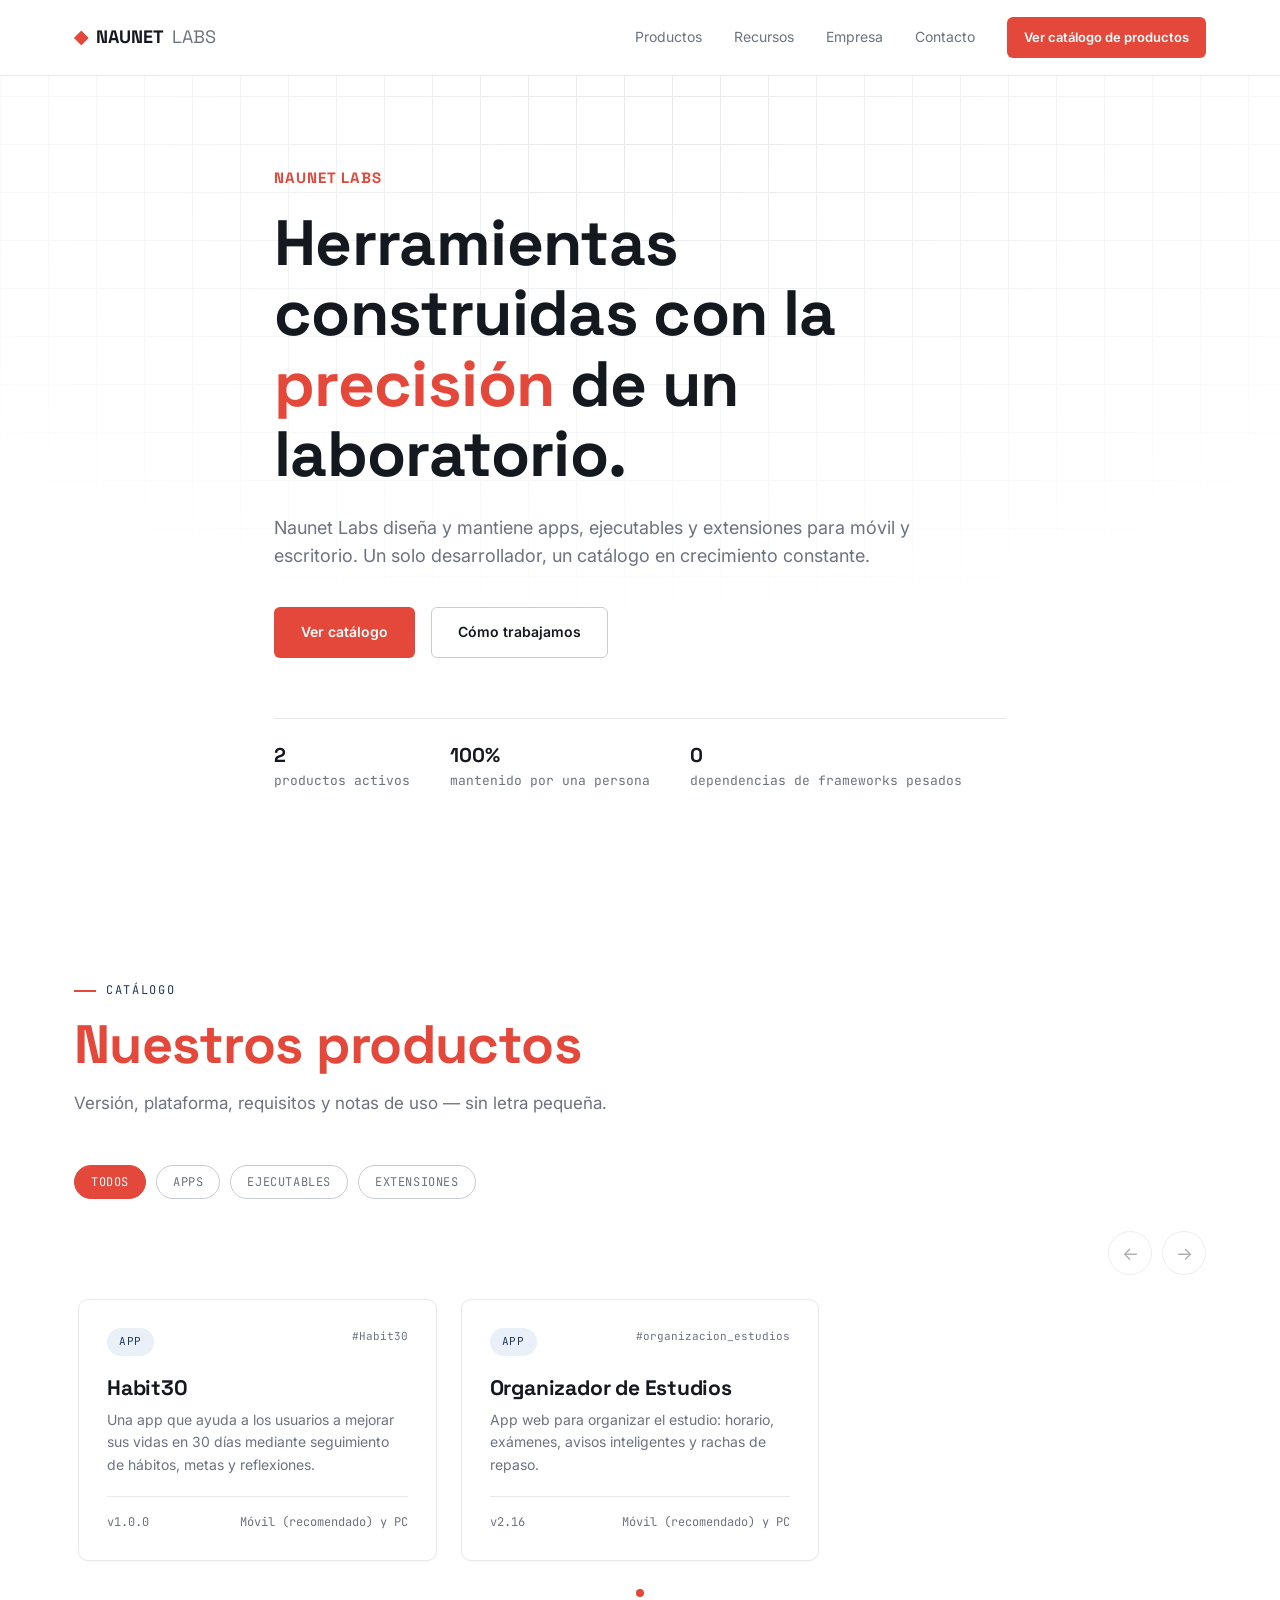
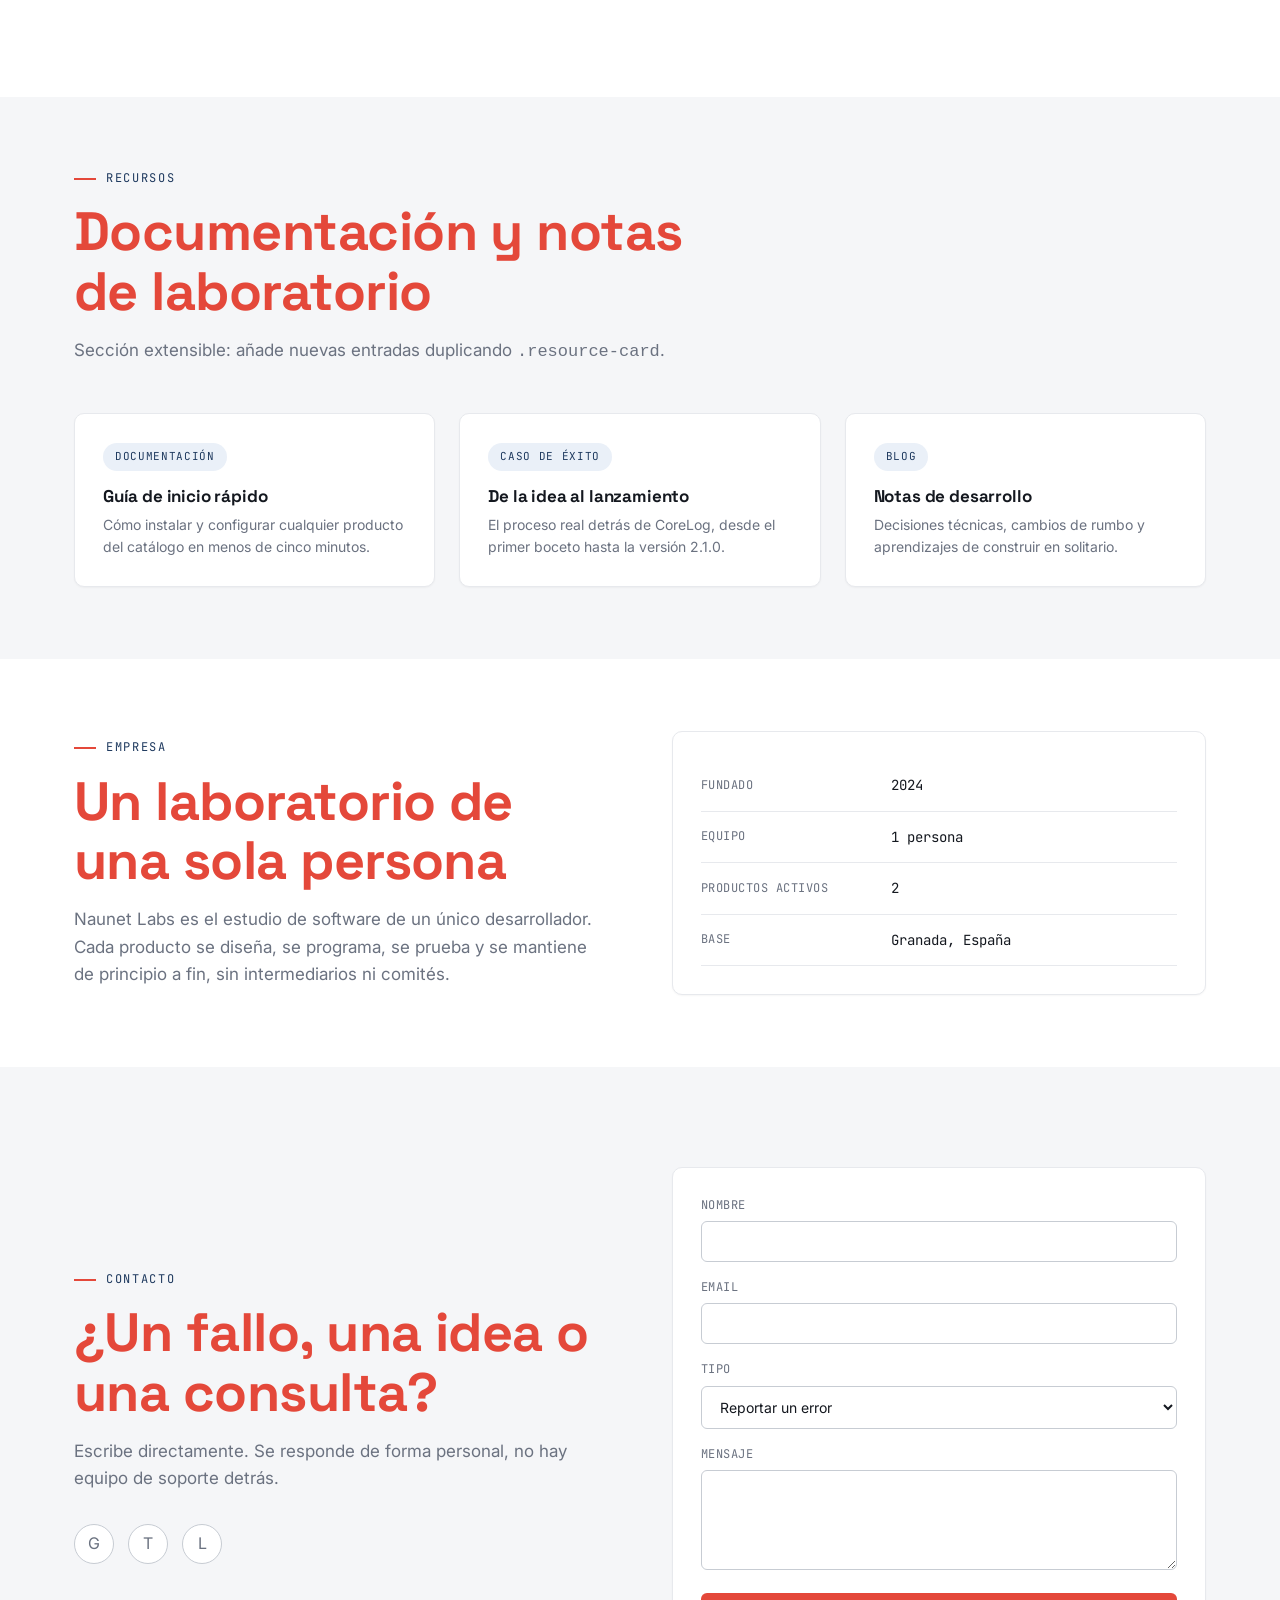
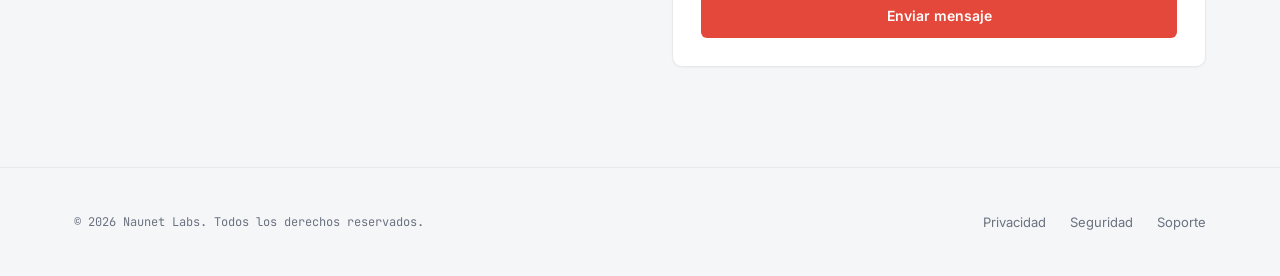
<file: index.html>
<!DOCTYPE html>
<html lang="es">
<head>
<meta charset="UTF-8">
<meta name="viewport" content="width=device-width, initial-scale=1.0">
<title>Naunet Labs — Software de precisión</title>
<meta name="description" content="Naunet Labs diseña y mantiene apps, ejecutables y extensiones para móvil y escritorio.">
<link rel="preconnect" href="https://fonts.googleapis.com">
<link rel="preconnect" href="https://fonts.gstatic.com" crossorigin>
<link href="https://fonts.googleapis.com/css2?family=Space+Grotesk:wght@500;700&family=Inter:wght@400;500;600&family=JetBrains+Mono:wght@400;500&display=swap" rel="stylesheet">
<link rel="stylesheet" href="styles.css">
</head>
<body>

<!-- ======================= HEADER ======================= -->
<header class="site-header">
  <div class="container">
    <a href="index.html" class="logo">
      <span class="logo-mark">◆</span> NAUNET <span class="logo-suffix">LABS</span>
    </a>

    <nav class="main-nav" id="mainNav">
      <a href="#productos">Productos</a>
      <a href="#recursos">Recursos</a>
      <a href="#empresa">Empresa</a>
      <a href="#contacto">Contacto</a>
      <a href="#productos" class="button button--primary button--sm"> Ver catálogo de productos</a>
    </nav>

    <button class="nav-toggle" id="navToggle" aria-label="Abrir menú" aria-expanded="false">☰</button>
  </div>
</header>

<!-- Sidebar opcional: categorías, ayuda rápida, navegación secundaria -->
<div class="sidebar-backdrop" id="sidebarBackdrop"></div>
<aside class="sidebar" id="sidebar" aria-label="Navegación lateral">
  <div class="sidebar-group">
    <h4>Categorías</h4>
    <button class="sidebar-link" data-filter="all">Todos los productos</button>
    <button class="sidebar-link" data-filter="app">Apps</button>
    <button class="sidebar-link" data-filter="ejecutable">Ejecutables</button>
    <button class="sidebar-link" data-filter="extension">Extensiones</button>
  </div>
  <div class="sidebar-group">
    <h4>Ayuda rápida</h4>
    <a href="#recursos">Preguntas frecuentes</a>
    <a href="#contacto">Soporte técnico</a>
  </div>
  <div class="sidebar-group">
    <h4>Legal</h4>
    <a href="privacidad.html">Privacidad</a>
    <a href="seguridad.html">Seguridad</a>
  </div>
</aside>

<main>
  <!-- ======================= HERO ======================= -->
  <section class="hero">
    <div class="container hero-inner">
      <p class="company-kicker">NAUNET LABS</p>
      <h1 class="hero-title">Herramientas construidas con la <span class="accent">precisión</span> de un laboratorio.</h1>
      <p class="hero-subtitle">Naunet Labs diseña y mantiene apps, ejecutables y extensiones para móvil y escritorio. Un solo desarrollador, un catálogo en crecimiento constante.</p>
      <div class="hero-actions">
        <a href="#productos" class="button button--primary">Ver catálogo</a>
        <a href="#empresa" class="button button--ghost">Cómo trabajamos</a>
      </div>
      <div class="hero-readout">
        <div><strong id="statProducts">—</strong>productos activos</div>
        <div><strong>100%</strong>mantenido por una persona</div>
        <div><strong>0</strong>dependencias de frameworks pesados</div>
      </div>
    </div>
  </section>

  <!-- ======================= CATÁLOGO (carrusel, 6 por página) ======================= -->
  <section class="section section--white" id="productos">
    <div class="container">
      <div class="section-head reveal">
        <p class="eyebrow">Catálogo</p>
        <h2 class="section-title">Nuestros productos</h2>
        <p class="section-subtitle">Versión, plataforma, requisitos y notas de uso — sin letra pequeña.</p>
      </div>

      <div class="filter-bar reveal">
        <button class="filter-chip is-active" data-filter="all">Todos</button>
        <button class="filter-chip" data-filter="app">Apps</button>
        <button class="filter-chip" data-filter="ejecutable">Ejecutables</button>
        <button class="filter-chip" data-filter="extension">Extensiones</button>
      </div>

      <div class="carousel-arrows">
        <button class="carousel-arrow" id="carouselPrev" aria-label="Productos anteriores">←</button>
        <button class="carousel-arrow" id="carouselNext" aria-label="Siguientes productos">→</button>
      </div>

      <div class="carousel">
        <div class="carousel-track" id="carouselTrack">
          <!-- Páginas de hasta 6 tarjetas generadas dinámicamente desde products.json -->
        </div>
      </div>
      <div class="carousel-dots" id="carouselDots"></div>
    </div>
  </section>

  <!-- ======================= RECURSOS ======================= -->
  <section class="section section--tight section--grey" id="recursos">
    <div class="container">
      <div class="section-head reveal">
        <p class="eyebrow">Recursos</p>
        <h2 class="section-title">Documentación y notas de laboratorio</h2>
        <p class="section-subtitle">Sección extensible: añade nuevas entradas duplicando <code>.resource-card</code>.</p>
      </div>
      <div class="grid grid--products reveal">
        <article class="card resource-card">
          <span class="tag">Documentación</span>
          <h3>Guía de inicio rápido</h3>
          <p>Cómo instalar y configurar cualquier producto del catálogo en menos de cinco minutos.</p>
        </article>
        <article class="card resource-card">
          <span class="tag">Caso de éxito</span>
          <h3>De la idea al lanzamiento</h3>
          <p>El proceso real detrás de CoreLog, desde el primer boceto hasta la versión 2.1.0.</p>
        </article>
        <article class="card resource-card">
          <span class="tag">Blog</span>
          <h3>Notas de desarrollo</h3>
          <p>Decisiones técnicas, cambios de rumbo y aprendizajes de construir en solitario.</p>
        </article>
      </div>
    </div>
  </section>

  <!-- ======================= EMPRESA ======================= -->
  <section class="section section--tight section--white" id="empresa">
    <div class="container grid--split grid">
      <div class="reveal">
        <p class="eyebrow">Empresa</p>
        <h2 class="section-title">Un laboratorio de una sola persona</h2>
        <p class="section-subtitle">Naunet Labs es el estudio de software de un único desarrollador. Cada producto se diseña, se programa, se prueba y se mantiene de principio a fin, sin intermediarios ni comités.</p>
      </div>
      <div class="card reveal">
        <table class="spec-table">
          <tr><td>Fundado</td><td>2024</td></tr>
          <tr><td>Equipo</td><td>1 persona</td></tr>
          <tr><td>Productos activos</td><td id="statProductsTable">—</td></tr>
          <tr><td>Base</td><td>Granada, España</td></tr>
        </table>
      </div>
    </div>
  </section>

  <!-- ======================= CONTACTO ======================= -->
  <section class="section section--grey" id="contacto">
    <div class="container grid--split grid">
      <div class="reveal">
        <p class="eyebrow">Contacto</p>
        <h2 class="section-title">¿Un fallo, una idea o una consulta?</h2>
        <p class="section-subtitle">Escribe directamente. Se responde de forma personal, no hay equipo de soporte detrás.</p>
        <div class="social-links" id="socialLinks"></div>
      </div>

      <form class="card contact-form reveal" id="contactForm" novalidate>
        <div class="form-field" id="field-name">
          <label for="cf-name">Nombre</label>
          <input type="text" id="cf-name" name="name" autocomplete="name" required>
          <span class="form-error">Introduce tu nombre.</span>
        </div>
        <div class="form-field" id="field-email">
          <label for="cf-email">Email</label>
          <input type="email" id="cf-email" name="email" autocomplete="email" required>
          <span class="form-error">Introduce un email válido.</span>
        </div>
        <div class="form-field" id="field-type">
          <label for="cf-type">Tipo</label>
          <select id="cf-type" name="type">
            <option value="bug">Reportar un error</option>
            <option value="idea">Proponer una idea</option>
            <option value="consulta">Consulta general</option>
          </select>
        </div>
        <div class="form-field" id="field-message">
          <label for="cf-message">Mensaje</label>
          <textarea id="cf-message" name="message" required></textarea>
          <span class="form-error">Escribe un mensaje antes de enviar.</span>
        </div>
        <button type="submit" class="button button--primary button--block">Enviar mensaje</button>
        <p class="form-success" id="contactSuccess">Mensaje enviado. Gracias por escribir — se responde en persona en cuanto sea posible.</p>
      </form>
    </div>
  </section>
</main>

<!-- ======================= FOOTER ======================= -->
<footer class="site-footer">
  <div class="container footer-inner">
    <span class="footer-note">© <span id="footerYear"></span> Naunet Labs. Todos los derechos reservados.</span>
    <nav class="footer-links">
      <a href="privacidad.html">Privacidad</a>
      <a href="seguridad.html">Seguridad</a>
      <a href="#contacto">Soporte</a>
    </nav>
  </div>
</footer>

<!-- ======================= LIGHTBOX (reutilizado en product-detail.html) ======================= -->
<div class="lightbox-overlay" id="lightboxOverlay">
  <div class="lightbox-content">
    <div class="lightbox-frame" id="lightboxFrame"></div>
    <div class="lightbox-controls">
      <button class="lightbox-nav" id="lightboxPrev" aria-label="Imagen anterior">←</button>
      <span class="lightbox-counter" id="lightboxCounter"></span>
      <button class="lightbox-nav" id="lightboxNext" aria-label="Imagen siguiente">→</button>
      <button class="lightbox-close" id="lightboxClose" aria-label="Cerrar">✕</button>
    </div>
  </div>
</div>

<script src="script.js"></script>
</body>
</html>
</file>
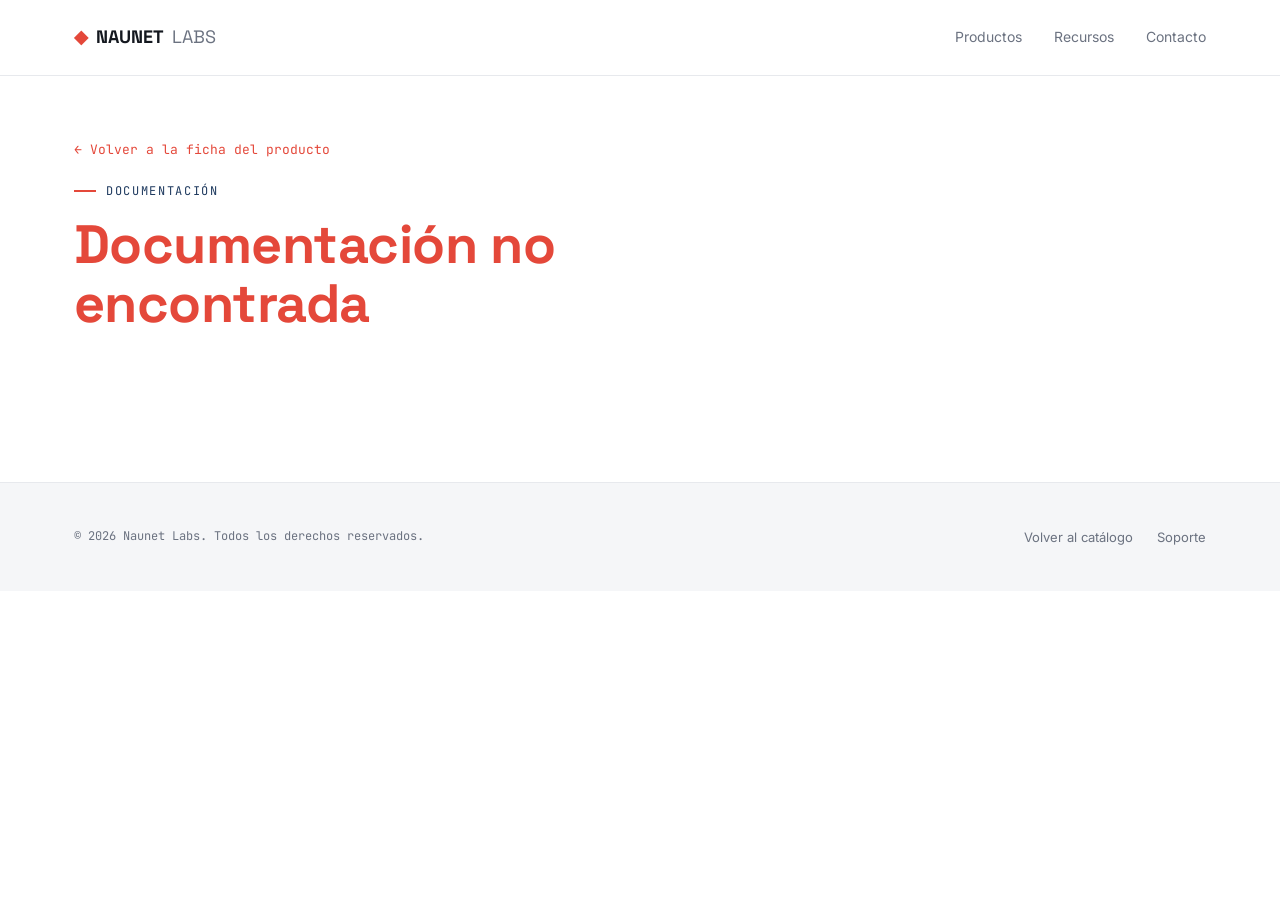
<file: docs.html>
<!DOCTYPE html>
<html lang="es">
<head>
<meta charset="UTF-8">
<meta name="viewport" content="width=device-width, initial-scale=1.0">
<title id="pageTitle">Documentación — Naunet Labs</title>
<link rel="preconnect" href="https://fonts.googleapis.com">
<link rel="preconnect" href="https://fonts.gstatic.com" crossorigin>
<link href="https://fonts.googleapis.com/css2?family=Space+Grotesk:wght@500;700&family=Inter:wght@400;500;600&family=JetBrains+Mono:wght@400;500&display=swap" rel="stylesheet">
<link rel="stylesheet" href="styles.css">
</head>
<body>

<header class="site-header">
  <div class="container">
    <a href="index.html" class="logo"><span class="logo-mark">◆</span> NAUNET <span class="logo-suffix">LABS</span></a>
    <nav class="main-nav" id="mainNav">
      <a href="index.html#productos">Productos</a>
      <a href="index.html#recursos">Recursos</a>
      <a href="index.html#contacto">Contacto</a>
    </nav>
    <button class="nav-toggle" id="navToggle" aria-label="Abrir menú" aria-expanded="false">☰</button>
  </div>
</header>

<main>
  <section class="section section--white" style="padding-top: calc(var(--header-h) + 60px);">
    <div class="container">
      <a href="#" id="backToProduct" class="button--text">← Volver a la ficha del producto</a>
      <div class="section-head" style="margin-top: 20px;">
        <p class="eyebrow" id="docEyebrow">Documentación</p>
        <h1 class="section-title" id="docTitle">Cargando…</h1>
      </div>
      <div id="docSectionsList"></div>
    </div>
  </section>
</main>

<footer class="site-footer">
  <div class="container footer-inner">
    <span class="footer-note">© <span id="footerYear"></span> Naunet Labs. Todos los derechos reservados.</span>
    <nav class="footer-links">
      <a href="index.html">Volver al catálogo</a>
      <a href="index.html#contacto">Soporte</a>
    </nav>
  </div>
</footer>

<script src="script.js"></script>
</body>
</html>
</file>
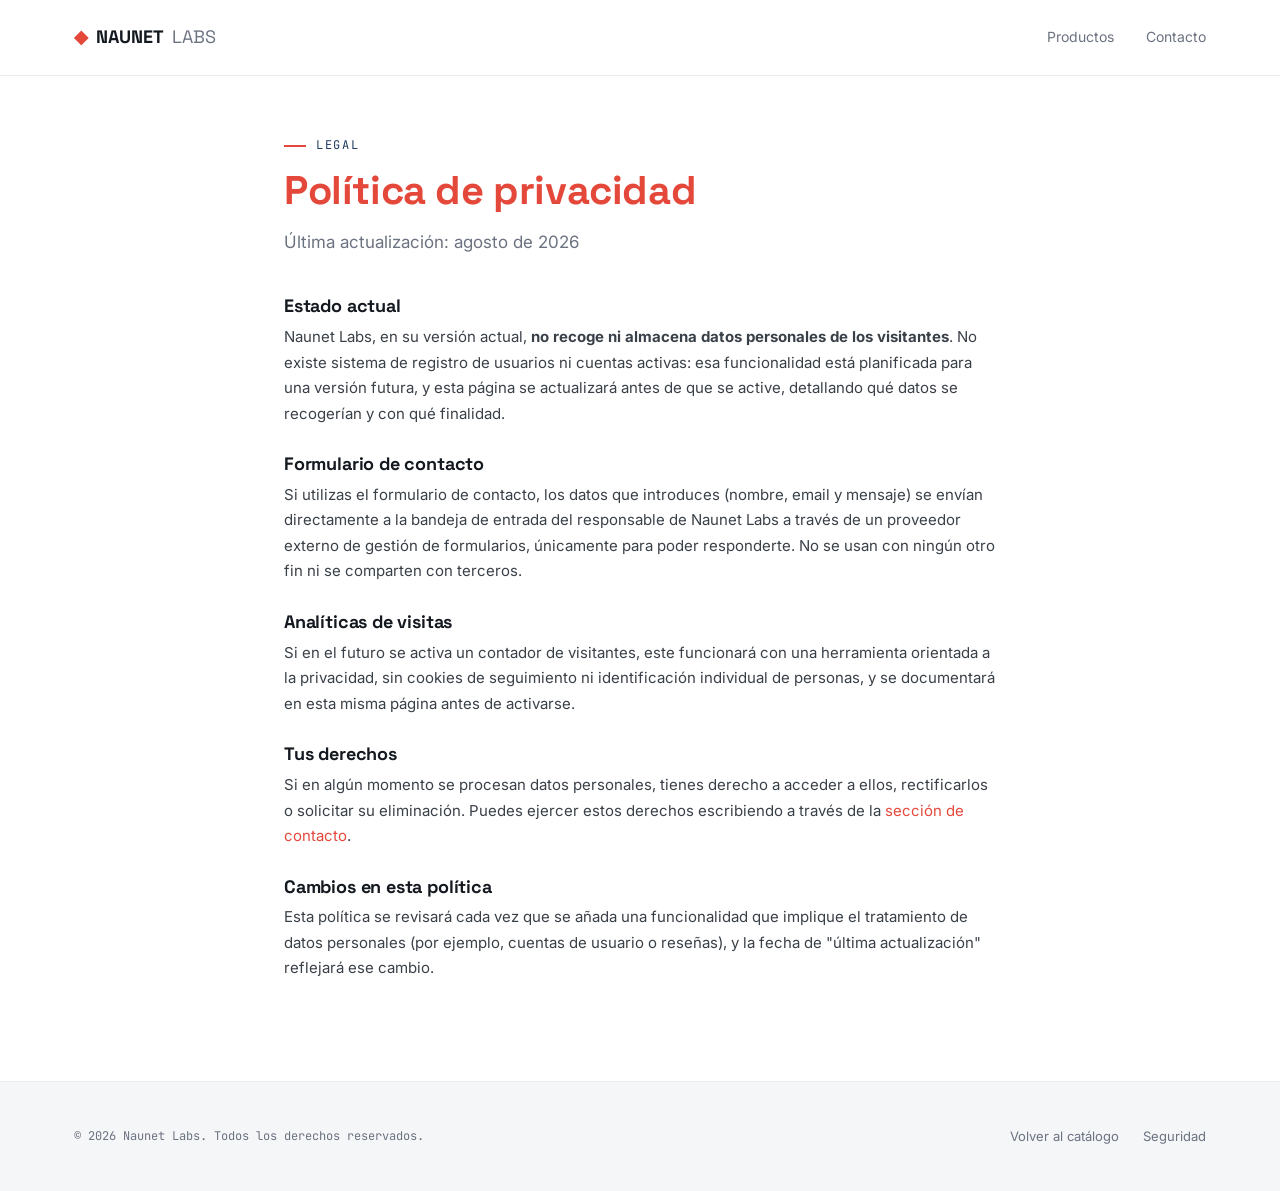
<file: privacidad.html>
<!DOCTYPE html>
<html lang="es">
<head>
<meta charset="UTF-8">
<meta name="viewport" content="width=device-width, initial-scale=1.0">
<title>Privacidad — Naunet Labs</title>
<link rel="preconnect" href="https://fonts.googleapis.com">
<link rel="preconnect" href="https://fonts.gstatic.com" crossorigin>
<link href="https://fonts.googleapis.com/css2?family=Space+Grotesk:wght@500;700&family=Inter:wght@400;500;600&family=JetBrains+Mono:wght@400;500&display=swap" rel="stylesheet">
<link rel="stylesheet" href="styles.css">
</head>
<body>

<header class="site-header">
  <div class="container">
    <a href="index.html" class="logo"><span class="logo-mark">◆</span> NAUNET <span class="logo-suffix">LABS</span></a>
    <nav class="main-nav" id="mainNav">
      <a href="index.html#productos">Productos</a>
      <a href="index.html#contacto">Contacto</a>
    </nav>
    <button class="nav-toggle" id="navToggle" aria-label="Abrir menú" aria-expanded="false">☰</button>
  </div>
</header>

<main>
  <section class="section section--white" style="padding-top: calc(var(--header-h) + 60px);">
    <div class="container" style="max-width: 760px;">
      <p class="eyebrow">Legal</p>
      <h1 class="section-title" style="font-size: 40px;">Política de privacidad</h1>
      <p class="section-subtitle">Última actualización: agosto de 2026</p>

      <div style="margin-top: 40px; display: flex; flex-direction: column; gap: 28px; color: var(--ink-soft); font-size: 15px; line-height: 1.7;">
        <div>
          <h3 style="font-size: 18px; margin-bottom: 8px; color: var(--ink);">Estado actual</h3>
          <p>Naunet Labs, en su versión actual, <strong>no recoge ni almacena datos personales de los visitantes</strong>. No existe sistema de registro de usuarios ni cuentas activas: esa funcionalidad está planificada para una versión futura, y esta página se actualizará antes de que se active, detallando qué datos se recogerían y con qué finalidad.</p>
        </div>
        <div>
          <h3 style="font-size: 18px; margin-bottom: 8px; color: var(--ink);">Formulario de contacto</h3>
          <p>Si utilizas el formulario de contacto, los datos que introduces (nombre, email y mensaje) se envían directamente a la bandeja de entrada del responsable de Naunet Labs a través de un proveedor externo de gestión de formularios, únicamente para poder responderte. No se usan con ningún otro fin ni se comparten con terceros.</p>
        </div>
        <div>
          <h3 style="font-size: 18px; margin-bottom: 8px; color: var(--ink);">Analíticas de visitas</h3>
          <p>Si en el futuro se activa un contador de visitantes, este funcionará con una herramienta orientada a la privacidad, sin cookies de seguimiento ni identificación individual de personas, y se documentará en esta misma página antes de activarse.</p>
        </div>
        <div>
          <h3 style="font-size: 18px; margin-bottom: 8px; color: var(--ink);">Tus derechos</h3>
          <p>Si en algún momento se procesan datos personales, tienes derecho a acceder a ellos, rectificarlos o solicitar su eliminación. Puedes ejercer estos derechos escribiendo a través de la <a href="index.html#contacto" style="color: var(--red);">sección de contacto</a>.</p>
        </div>
        <div>
          <h3 style="font-size: 18px; margin-bottom: 8px; color: var(--ink);">Cambios en esta política</h3>
          <p>Esta política se revisará cada vez que se añada una funcionalidad que implique el tratamiento de datos personales (por ejemplo, cuentas de usuario o reseñas), y la fecha de "última actualización" reflejará ese cambio.</p>
        </div>
      </div>
    </div>
  </section>
</main>

<footer class="site-footer">
  <div class="container footer-inner">
    <span class="footer-note">© <span id="footerYear"></span> Naunet Labs. Todos los derechos reservados.</span>
    <nav class="footer-links">
      <a href="index.html">Volver al catálogo</a>
      <a href="seguridad.html">Seguridad</a>
    </nav>
  </div>
</footer>

<script src="script.js"></script>
</body>
</html>
</file>
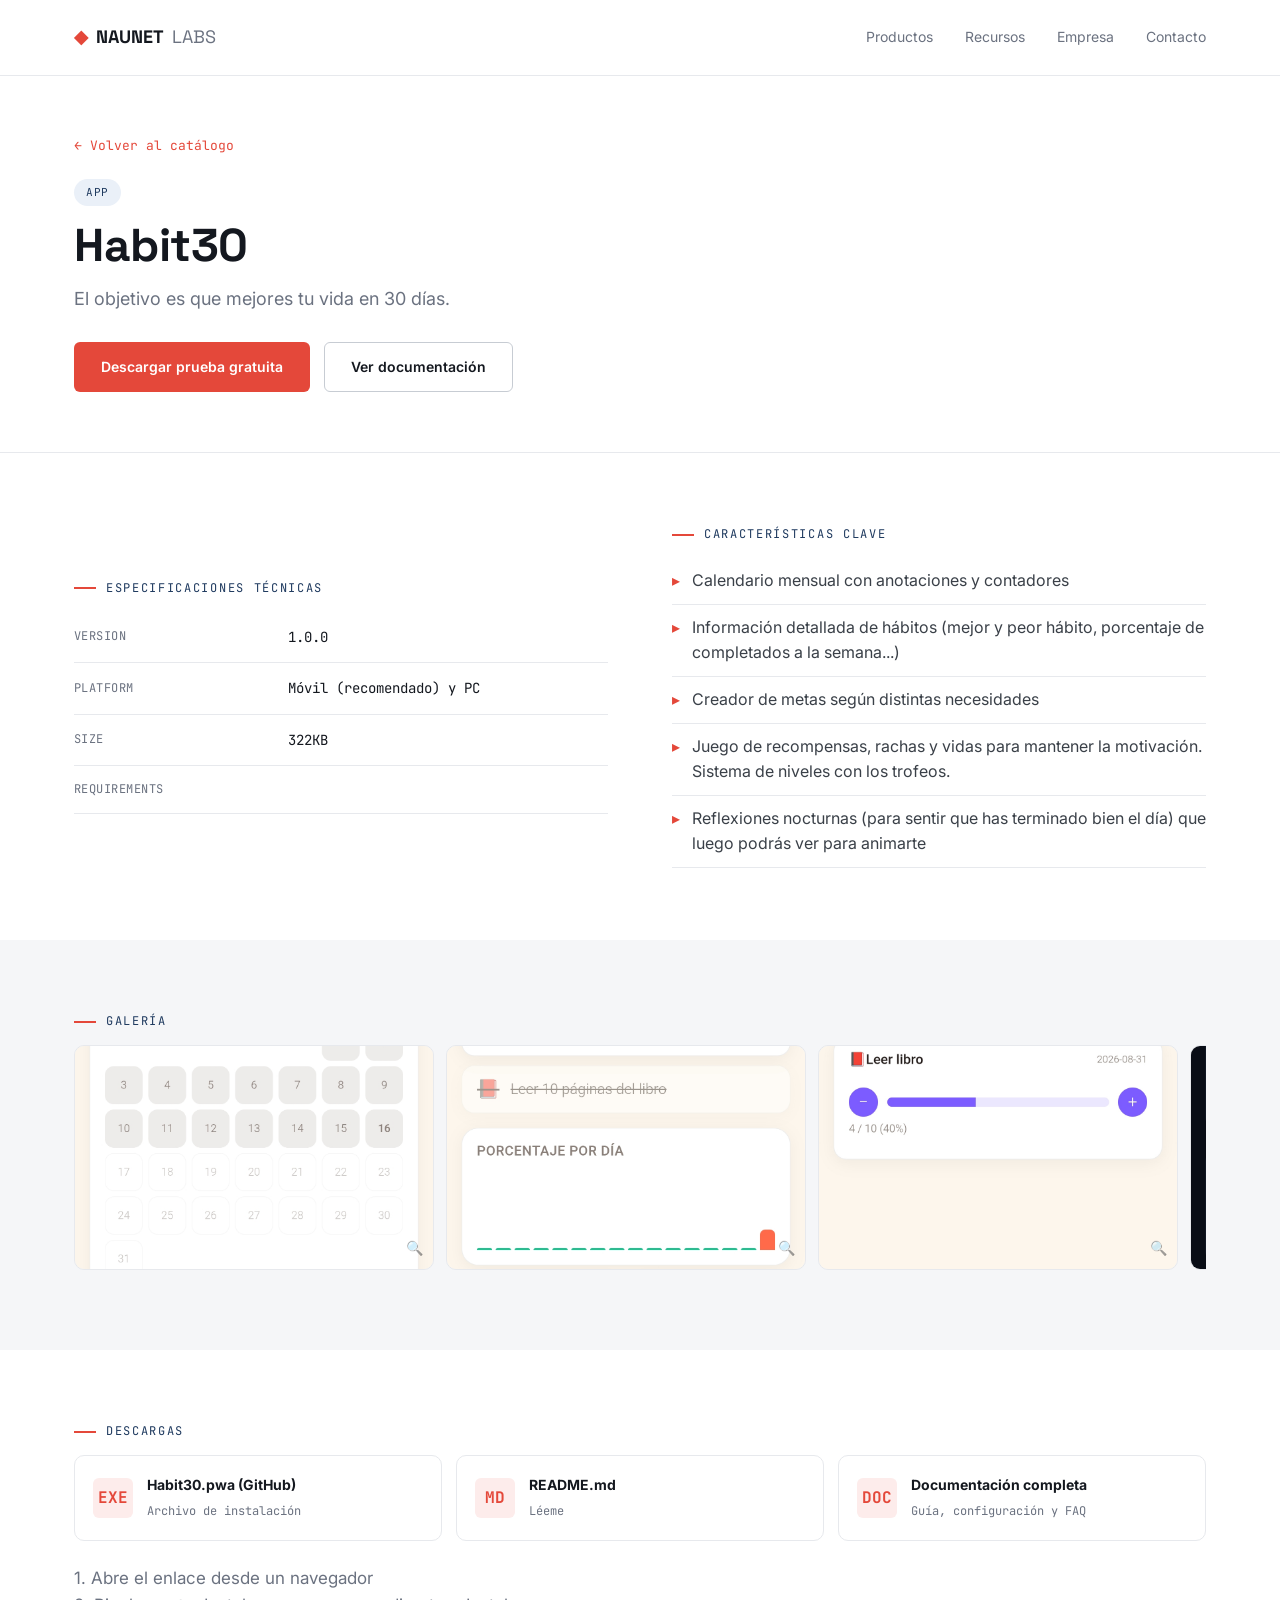
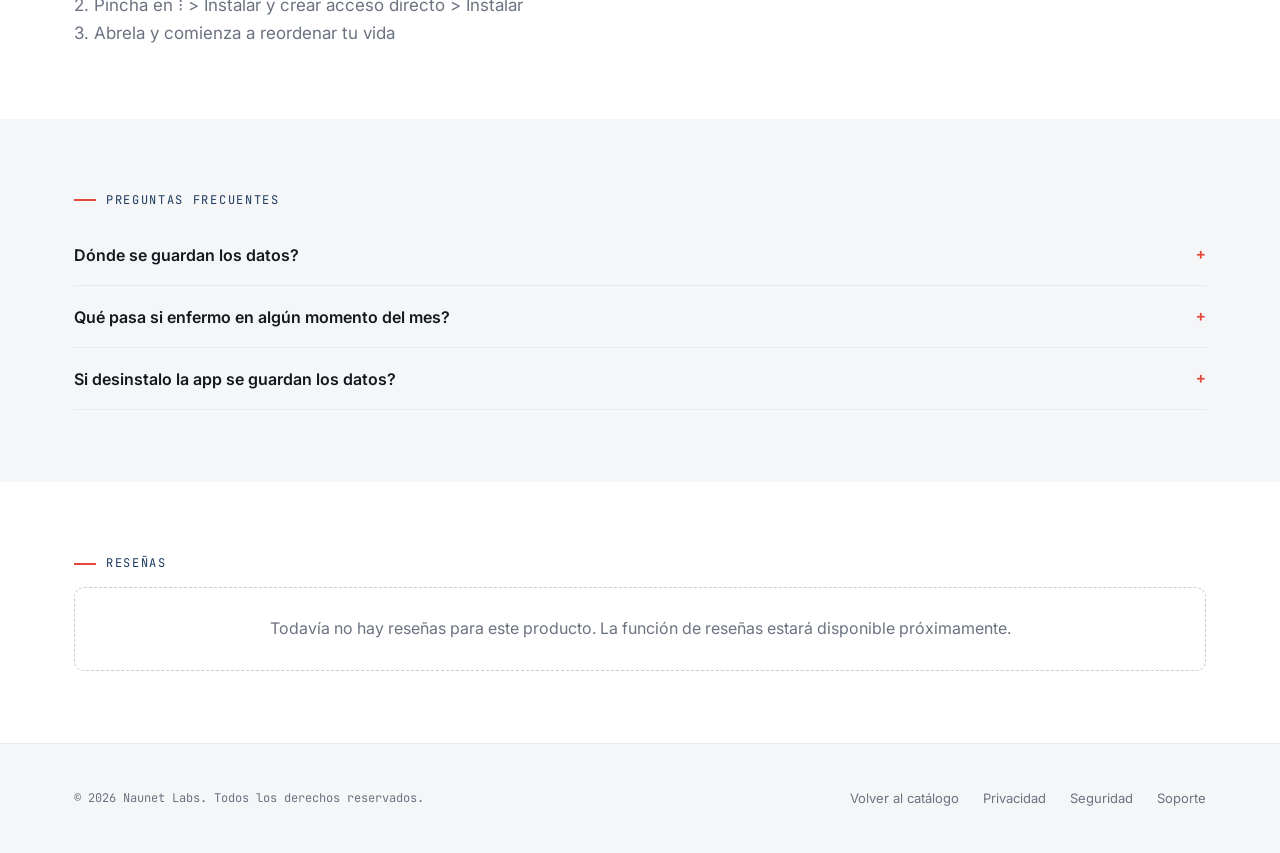
<file: product-detail.html>
<!DOCTYPE html>
<html lang="es">
<head>
<meta charset="UTF-8">
<meta name="viewport" content="width=device-width, initial-scale=1.0">
<title id="pageTitle">Producto — Naunet Labs</title>
<link rel="preconnect" href="https://fonts.googleapis.com">
<link rel="preconnect" href="https://fonts.gstatic.com" crossorigin>
<link href="https://fonts.googleapis.com/css2?family=Space+Grotesk:wght@500;700&family=Inter:wght@400;500;600&family=JetBrains+Mono:wght@400;500&display=swap" rel="stylesheet">
<link rel="stylesheet" href="styles.css">
</head>
<body>

<header class="site-header">
  <div class="container">
    <a href="index.html" class="logo">
      <span class="logo-mark">◆</span> NAUNET <span class="logo-suffix">LABS</span>
    </a>
    <nav class="main-nav" id="mainNav">
      <a href="index.html#productos">Productos</a>
      <a href="index.html#recursos">Recursos</a>
      <a href="index.html#empresa">Empresa</a>
      <a href="index.html#contacto">Contacto</a>
    </nav>
    <button class="nav-toggle" id="navToggle" aria-label="Abrir menú" aria-expanded="false">☰</button>
  </div>
</header>

<main id="productDetailRoot">
  <!-- Contenido generado dinámicamente en script.js a partir de products.json,
       según el parámetro ?id= de la URL. -->
  <div class="container" style="padding-top: 160px; padding-bottom: 80px;">
    <p class="eyebrow">Cargando</p>
    <h1 class="section-title" style="font-size: 32px;" id="loadingMsg">Buscando el producto…</h1>
  </div>
</main>

<footer class="site-footer">
  <div class="container footer-inner">
    <span class="footer-note">© <span id="footerYear"></span> Naunet Labs. Todos los derechos reservados.</span>
    <nav class="footer-links">
      
      <a href="index.html">Volver al catálogo</a>
      <a href="privacidad.html">Privacidad</a>
      <a href="seguridad.html">Seguridad</a>
      <a href="index.html#contacto">Soporte</a>
    </nav>
  </div>
</footer>

<!-- Lightbox de galería -->
<div class="lightbox-overlay" id="lightboxOverlay">
  <div class="lightbox-content">
    <div class="lightbox-frame" id="lightboxFrame"></div>
    <div class="lightbox-controls">
      <button class="lightbox-nav" id="lightboxPrev" aria-label="Imagen anterior">←</button>
      <span class="lightbox-counter" id="lightboxCounter"></span>
      <button class="lightbox-nav" id="lightboxNext" aria-label="Imagen siguiente">→</button>
      <button class="lightbox-close" id="lightboxClose" aria-label="Cerrar">✕</button>
    </div>
  </div>
</div>

<script src="script.js"></script>
</body>
</html>
</file>
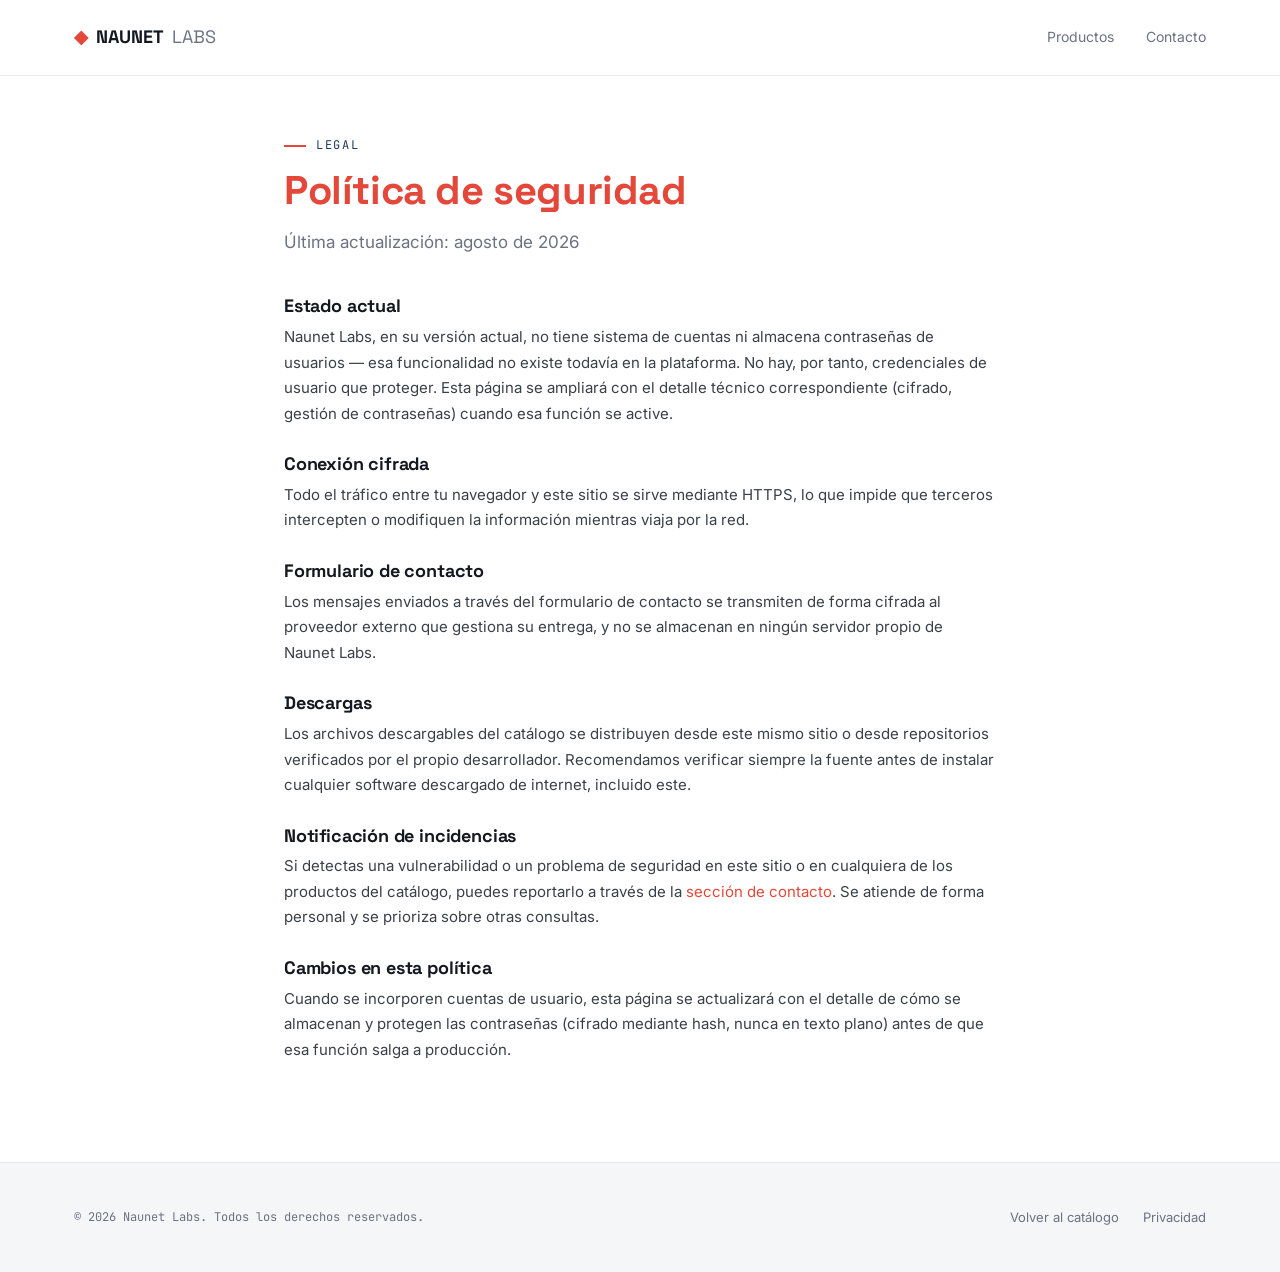
<file: seguridad.html>
<!DOCTYPE html>
<html lang="es">
<head>
<meta charset="UTF-8">
<meta name="viewport" content="width=device-width, initial-scale=1.0">
<title>Seguridad — Naunet Labs</title>
<link rel="preconnect" href="https://fonts.googleapis.com">
<link rel="preconnect" href="https://fonts.gstatic.com" crossorigin>
<link href="https://fonts.googleapis.com/css2?family=Space+Grotesk:wght@500;700&family=Inter:wght@400;500;600&family=JetBrains+Mono:wght@400;500&display=swap" rel="stylesheet">
<link rel="stylesheet" href="styles.css">
</head>
<body>

<header class="site-header">
  <div class="container">
    <a href="index.html" class="logo"><span class="logo-mark">◆</span> NAUNET <span class="logo-suffix">LABS</span></a>
    <nav class="main-nav" id="mainNav">
      <a href="index.html#productos">Productos</a>
      <a href="index.html#contacto">Contacto</a>
    </nav>
    <button class="nav-toggle" id="navToggle" aria-label="Abrir menú" aria-expanded="false">☰</button>
  </div>
</header>

<main>
  <section class="section section--white" style="padding-top: calc(var(--header-h) + 60px);">
    <div class="container" style="max-width: 760px;">
      <p class="eyebrow">Legal</p>
      <h1 class="section-title" style="font-size: 40px;">Política de seguridad</h1>
      <p class="section-subtitle">Última actualización: agosto de 2026</p>

      <div style="margin-top: 40px; display: flex; flex-direction: column; gap: 28px; color: var(--ink-soft); font-size: 15px; line-height: 1.7;">
        <div>
          <h3 style="font-size: 18px; margin-bottom: 8px; color: var(--ink);">Estado actual</h3>
          <p>Naunet Labs, en su versión actual, no tiene sistema de cuentas ni almacena contraseñas de usuarios — esa funcionalidad no existe todavía en la plataforma. No hay, por tanto, credenciales de usuario que proteger. Esta página se ampliará con el detalle técnico correspondiente (cifrado, gestión de contraseñas) cuando esa función se active.</p>
        </div>
        <div>
          <h3 style="font-size: 18px; margin-bottom: 8px; color: var(--ink);">Conexión cifrada</h3>
          <p>Todo el tráfico entre tu navegador y este sitio se sirve mediante HTTPS, lo que impide que terceros intercepten o modifiquen la información mientras viaja por la red.</p>
        </div>
        <div>
          <h3 style="font-size: 18px; margin-bottom: 8px; color: var(--ink);">Formulario de contacto</h3>
          <p>Los mensajes enviados a través del formulario de contacto se transmiten de forma cifrada al proveedor externo que gestiona su entrega, y no se almacenan en ningún servidor propio de Naunet Labs.</p>
        </div>
        <div>
          <h3 style="font-size: 18px; margin-bottom: 8px; color: var(--ink);">Descargas</h3>
          <p>Los archivos descargables del catálogo se distribuyen desde este mismo sitio o desde repositorios verificados por el propio desarrollador. Recomendamos verificar siempre la fuente antes de instalar cualquier software descargado de internet, incluido este.</p>
        </div>
        <div>
          <h3 style="font-size: 18px; margin-bottom: 8px; color: var(--ink);">Notificación de incidencias</h3>
          <p>Si detectas una vulnerabilidad o un problema de seguridad en este sitio o en cualquiera de los productos del catálogo, puedes reportarlo a través de la <a href="index.html#contacto" style="color: var(--red);">sección de contacto</a>. Se atiende de forma personal y se prioriza sobre otras consultas.</p>
        </div>
        <div>
          <h3 style="font-size: 18px; margin-bottom: 8px; color: var(--ink);">Cambios en esta política</h3>
          <p>Cuando se incorporen cuentas de usuario, esta página se actualizará con el detalle de cómo se almacenan y protegen las contraseñas (cifrado mediante hash, nunca en texto plano) antes de que esa función salga a producción.</p>
        </div>
      </div>
    </div>
  </section>
</main>

<footer class="site-footer">
  <div class="container footer-inner">
    <span class="footer-note">© <span id="footerYear"></span> Naunet Labs. Todos los derechos reservados.</span>
    <nav class="footer-links">
      <a href="index.html">Volver al catálogo</a>
      <a href="privacidad.html">Privacidad</a>
    </nav>
  </div>
</footer>

<script src="script.js"></script>
</body>
</html>
</file>
<file: styles.css>
/* ==========================================================================
   NAUNET LABS — styles.css (v2)
   Estructura:
     1. Variables globales (EDITA AQUÍ para cambiar colores/fuentes)
     2. Reset y base
     3. Utilidades y layout (bloques de sección blanco/gris)
     4. Componentes (.card, .button, .badge, .tag...)
     5. Header / navegación / sidebar
     6. Hero
     7. Carrusel de catálogo (6 productos por página, flechas)
     8. Vista detallada de producto + sección de descargas
     9. Galería con lightbox
     10. Recursos / Empresa
     11. Contacto
     12. Footer
     13. Panel de administración (admin.html)
     14. Animaciones de scroll
     15. Responsive
   ========================================================================== */

/* ---------- 1. VARIABLES GLOBALES --------------------------------------- */
:root {
  /* Paleta — bloques claros (blanco/gris) + acentos rojo y azul */
  --white: #ffffff;
  --grey-50: #f5f6f8;
  --grey-100: #e7e9ed;
  --grey-300: #c7ccd3;
  --grey-600: #6b7280;
  --ink: #14181f;
  --ink-soft: #3a4048;

  --red: #e4483a;
  --red-dark: #b5372c;
  --red-tint: #fdeceb;

  --blue: #1f3a5f;
  --blue-tint: #eaf0f8;

  /* Tipografía */
  --font-display: "Space Grotesk", "Arial Narrow", sans-serif;
  --font-body: "Inter", -apple-system, BlinkMacSystemFont, sans-serif;
  --font-mono: "JetBrains Mono", "Courier New", monospace;

  --radius-s: 6px;
  --radius-m: 10px;
  --container-w: 1180px;
  --header-h: 76px;
  --ease: cubic-bezier(0.16, 1, 0.3, 1);
}

/* ---------- 2. RESET Y BASE ---------------------------------------------- */
*, *::before, *::after { box-sizing: border-box; }
html { scroll-behavior: smooth; scroll-padding-top: var(--header-h); }
body {
  margin: 0;
  background: var(--white);
  color: var(--ink);
  font-family: var(--font-body);
  font-size: 16px;
  line-height: 1.6;
  -webkit-font-smoothing: antialiased;
}
img { max-width: 100%; display: block; }
a { color: inherit; text-decoration: none; }
ul { list-style: none; margin: 0; padding: 0; }
h1, h2, h3, h4 { font-family: var(--font-display); margin: 0; line-height: 1.1; letter-spacing: -0.01em; }
p { margin: 0; }
button { font-family: inherit; cursor: pointer; }
input, textarea, select { font-family: inherit; }

:focus-visible { outline: 2px solid var(--red); outline-offset: 3px; }

@media (prefers-reduced-motion: reduce) {
  *, *::before, *::after {
    animation-duration: 0.001ms !important;
    animation-iteration-count: 1 !important;
    transition-duration: 0.001ms !important;
    scroll-behavior: auto !important;
  }
}

/* ---------- 3. LAYOUT Y BLOQUES DE SECCIÓN ------------------------------- */
.container { max-width: var(--container-w); margin: 0 auto; padding: 0 24px; }
.section { padding: 100px 0; position: relative; }
.section--tight { padding: 72px 0; }
.section--white { background: var(--white); }
.section--grey { background: var(--grey-50); }
.section-head { max-width: 640px; margin-bottom: 48px; }

.eyebrow {
  font-family: var(--font-mono);
  font-size: 12px;
  letter-spacing: 0.14em;
  text-transform: uppercase;
  color: var(--blue);
  display: flex;
  align-items: center;
  gap: 10px;
  margin-bottom: 14px;
}
.eyebrow::before { content: ""; width: 22px; height: 2px; background: var(--red); }

/* Títulos de sección: grandes y en rojo — jerarquía visual reforzada */
.section-title {
  font-size: clamp(34px, 5.2vw, 54px);
  color: var(--red);
  font-weight: 700;
}
.section-subtitle { color: var(--grey-600); font-size: 17px; margin-top: 16px; max-width: 56ch; }

.grid { display: grid; gap: 24px; }
.grid--products { grid-template-columns: repeat(auto-fit, minmax(300px, 1fr)); }
.grid--split { grid-template-columns: 1fr 1fr; align-items: center; gap: 64px; }

/* ---------- 4. COMPONENTES ------------------------------------------------ */
.button {
  display: inline-flex;
  align-items: center;
  gap: 8px;
  padding: 13px 26px;
  border-radius: var(--radius-s);
  font-weight: 600;
  font-size: 14px;
  border: 1px solid transparent;
  transition: transform 0.2s var(--ease), background 0.2s var(--ease), border-color 0.2s var(--ease);
  white-space: nowrap;
}
.button:hover { transform: translateY(-1px); }
.button--primary { background: var(--red); color: var(--white); }
.button--primary:hover { background: var(--red-dark); }
.button--ghost { background: var(--white); color: var(--ink); border-color: var(--grey-300); }
.button--ghost:hover { border-color: var(--ink); }
.button--text { background: none; color: var(--red); padding: 0; font-family: var(--font-mono); font-size: 13px; }
.button--block { width: 100%; justify-content: center; }
.button--sm { padding: 9px 16px; font-size: 13px; }

.card {
  background: var(--white);
  border: 1px solid var(--grey-100);
  border-radius: var(--radius-m);
  padding: 28px;
  box-shadow: 0 1px 2px rgba(20, 24, 31, 0.04);
}

.tag {
  font-family: var(--font-mono);
  font-size: 11px;
  letter-spacing: 0.06em;
  text-transform: uppercase;
  color: var(--blue);
  background: var(--blue-tint);
  border-radius: 999px;
  padding: 5px 12px;
  display: inline-block;
}
.tag--red { color: var(--red); background: var(--red-tint); }

.reveal { opacity: 0; transform: translateY(28px); transition: opacity 0.7s var(--ease), transform 0.7s var(--ease); }
.reveal.is-visible { opacity: 1; transform: translateY(0); }

/* ---------- 5. HEADER / NAV / SIDEBAR ------------------------------------- */
.site-header {
  position: fixed; top: 0; left: 0; right: 0; height: var(--header-h); z-index: 100;
  display: flex; align-items: center;
  background: rgba(255, 255, 255, 0.9);
  backdrop-filter: blur(10px);
  border-bottom: 1px solid var(--grey-100);
}
.site-header .container { display: flex; align-items: center; justify-content: space-between; width: 100%; }

.logo { display: flex; align-items: center; gap: 8px; font-family: var(--font-display); font-weight: 700; font-size: 18px; color: var(--ink); }
.logo .logo-mark { color: var(--red); }
.logo .logo-suffix { color: var(--grey-600); font-weight: 400; }

.main-nav { display: flex; align-items: center; gap: 32px; }
.main-nav a:not(.button) { font-size: 14px; color: var(--grey-600); transition: color 0.2s var(--ease); }
.main-nav a:not(.button):hover { color: var(--ink); }

.nav-toggle {
  display: none; background: var(--white); border: 1px solid var(--grey-300); border-radius: var(--radius-s);
  width: 40px; height: 40px; color: var(--ink); align-items: center; justify-content: center;
}

.sidebar {
  position: fixed; top: var(--header-h); left: 0; bottom: 0; width: 260px;
  background: var(--white); border-right: 1px solid var(--grey-100); padding: 32px 20px; overflow-y: auto;
  transform: translateX(-100%); transition: transform 0.3s var(--ease); z-index: 90;
}
.sidebar.is-open { transform: translateX(0); }
.sidebar h4 { font-size: 12px; text-transform: uppercase; letter-spacing: 0.08em; color: var(--grey-600); font-family: var(--font-mono); margin-bottom: 12px; }
.sidebar-group { margin-bottom: 32px; }
.sidebar-group a, .sidebar-group button.sidebar-link { display: block; width: 100%; text-align: left; background: none; border: none; color: var(--grey-600); padding: 8px 0; font-size: 14px; }
.sidebar-group a:hover, .sidebar-group button.sidebar-link:hover { color: var(--ink); }
.sidebar-backdrop { position: fixed; inset: 0; background: rgba(20, 24, 31, 0.4); z-index: 85; opacity: 0; pointer-events: none; transition: opacity 0.3s var(--ease); }
.sidebar-backdrop.is-open { opacity: 1; pointer-events: auto; }

/* ---------- 6. HERO -------------------------------------------------------- */
.hero { padding: calc(var(--header-h) + 90px) 0 90px; background: var(--white); position: relative; overflow: hidden; }
.hero::before {
  content: "";
  position: absolute; inset: 0;
  background-image: linear-gradient(var(--grey-100) 1px, transparent 1px), linear-gradient(90deg, var(--grey-100) 1px, transparent 1px);
  background-size: 48px 48px;
  mask-image: radial-gradient(ellipse 70% 60% at 50% 15%, black, transparent);
}
.hero-inner { position: relative; z-index: 1; max-width: 780px; }
.company-kicker { font-family: var(--font-display); font-weight: 700; font-size: 15px; color: var(--red); letter-spacing: 0.06em; margin-bottom: 18px; }
.hero-title { font-size: clamp(38px, 6.2vw, 64px); color: var(--ink); }
.hero-title .accent { color: var(--red); }
.hero-subtitle { color: var(--grey-600); font-size: 18px; margin: 24px 0 36px; max-width: 58ch; }
.hero-actions { display: flex; gap: 16px; flex-wrap: wrap; }
.hero-readout { margin-top: 60px; font-family: var(--font-mono); font-size: 13px; color: var(--grey-600); border-top: 1px solid var(--grey-100); padding-top: 20px; display: flex; gap: 40px; flex-wrap: wrap; }
.hero-readout strong { color: var(--ink); display: block; font-size: 20px; font-family: var(--font-display); }

/* ---------- 7. CARRUSEL DE CATÁLOGO --------------------------------------- */
.filter-bar { display: flex; gap: 10px; margin-bottom: 32px; flex-wrap: wrap; }
.filter-chip {
  font-family: var(--font-mono); font-size: 12px; text-transform: uppercase; letter-spacing: 0.05em;
  padding: 8px 16px; border-radius: 999px; border: 1px solid var(--grey-300); background: var(--white); color: var(--grey-600);
  transition: all 0.2s var(--ease);
}
.filter-chip:hover { color: var(--ink); }
.filter-chip.is-active { background: var(--red); border-color: var(--red); color: var(--white); }

.carousel { position: relative; }
.carousel-track {
  display: flex;
  overflow-x: auto;
  scroll-snap-type: x mandatory;
  scroll-behavior: smooth;
  gap: 0;
  -ms-overflow-style: none; scrollbar-width: none;
}
.carousel-track::-webkit-scrollbar { display: none; }
.carousel-page {
  flex: 0 0 100%;
  scroll-snap-align: start;
  display: grid;
  grid-template-columns: repeat(3, 1fr);
  gap: 24px;
  padding: 4px;
}
.carousel-arrows { display: flex; justify-content: flex-end; gap: 10px; margin-bottom: 20px; }
.carousel-arrow {
  width: 44px; height: 44px; border-radius: 50%; border: 1px solid var(--grey-300); background: var(--white);
  display: flex; align-items: center; justify-content: center; font-size: 18px; color: var(--ink);
  transition: all 0.2s var(--ease);
}
.carousel-arrow:hover:not(:disabled) { border-color: var(--red); color: var(--red); }
.carousel-arrow:disabled { opacity: 0.35; cursor: not-allowed; }
.carousel-dots { display: flex; justify-content: center; gap: 8px; margin-top: 24px; }
.carousel-dot { width: 8px; height: 8px; border-radius: 50%; background: var(--grey-300); border: none; padding: 0; }
.carousel-dot.is-active { background: var(--red); }

.product-card { position: relative; overflow: hidden; cursor: pointer; transition: border-color 0.3s var(--ease), transform 0.3s var(--ease); }
.product-card:hover { border-color: var(--red); transform: translateY(-4px); }
.product-card::after {
  content: ""; position: absolute; left: 0; right: 0; top: -2px; height: 2px;
  background: linear-gradient(90deg, transparent, var(--red), transparent);
  transform: translateY(-10px); opacity: 0; transition: transform 0.6s var(--ease), opacity 0.6s var(--ease);
}
.product-card:hover::after { transform: translateY(280px); opacity: 1; }
.product-card-top { display: flex; justify-content: space-between; align-items: flex-start; margin-bottom: 20px; }
.product-card-id { font-family: var(--font-mono); font-size: 11px; color: var(--grey-600); }
.product-card h3 { font-size: 21px; margin: 4px 0 10px; color: var(--ink); }
.product-card p.description { color: var(--grey-600); font-size: 14px; margin-bottom: 20px; }
.product-card-meta { display: flex; justify-content: space-between; align-items: center; font-family: var(--font-mono); font-size: 12px; color: var(--grey-600); border-top: 1px solid var(--grey-100); padding-top: 16px; }

/* ---------- 8. VISTA DETALLADA + DESCARGAS -------------------------------- */
.product-hero { padding: calc(var(--header-h) + 56px) 0 60px; background: var(--white); border-bottom: 1px solid var(--grey-100); }
.product-hero-top { display: flex; justify-content: space-between; gap: 40px; flex-wrap: wrap; align-items: flex-start; }
.product-hero h1 { font-size: clamp(30px, 5vw, 46px); color: var(--ink); }
.product-hero .value-prop { color: var(--grey-600); font-size: 18px; margin: 14px 0 28px; max-width: 56ch; }
.product-hero-actions { display: flex; gap: 14px; flex-wrap: wrap; align-items: center; }

.spec-table { width: 100%; border-collapse: collapse; font-family: var(--font-mono); font-size: 14px; }
.spec-table tr { border-bottom: 1px solid var(--grey-100); }
.spec-table td { padding: 14px 0; }
.spec-table td:first-child { color: var(--grey-600); width: 40%; text-transform: uppercase; font-size: 12px; letter-spacing: 0.04em; }
.spec-table td:last-child { color: var(--ink); }

.feature-list li { display: flex; gap: 12px; padding: 10px 0; color: var(--ink-soft); border-bottom: 1px solid var(--grey-100); }
.feature-list li::before { content: "▸"; color: var(--red); flex-shrink: 0; }

.download-section { border-radius: var(--radius-m); }
.download-paid-banner {
  background: var(--blue); color: var(--white); border-radius: var(--radius-m);
  padding: 20px 24px; margin-bottom: 24px; display: flex; justify-content: space-between; align-items: center; flex-wrap: wrap; gap: 12px;
}
.download-paid-banner strong { font-family: var(--font-display); font-size: 17px; }
.download-paid-banner span { font-size: 13px; opacity: 0.85; }
.download-list { display: grid; gap: 14px; grid-template-columns: repeat(auto-fit, minmax(220px, 1fr)); }
.download-item {
  display: flex; align-items: center; gap: 14px; padding: 18px; border: 1px solid var(--grey-100); border-radius: var(--radius-m); background: var(--white);
  transition: border-color 0.2s var(--ease);
}
.download-item:hover { border-color: var(--red); }
.download-icon { width: 40px; height: 40px; border-radius: var(--radius-s); background: var(--red-tint); color: var(--red); display: flex; align-items: center; justify-content: center; font-family: var(--font-mono); font-weight: 700; flex-shrink: 0; }
.download-meta strong { display: block; font-size: 14px; color: var(--ink); }
.download-meta span { font-size: 12px; color: var(--grey-600); font-family: var(--font-mono); }

.doc-links { display: flex; flex-wrap: wrap; gap: 12px; }
.doc-links a { border: 1px solid var(--grey-300); border-radius: var(--radius-s); padding: 10px 16px; font-size: 13px; display: flex; gap: 8px; align-items: center; }
.doc-links a:hover { border-color: var(--red); color: var(--red); }

.faq-item { border-bottom: 1px solid var(--grey-100); }
.faq-question { width: 100%; text-align: left; background: none; border: none; color: var(--ink); padding: 20px 0; display: flex; justify-content: space-between; align-items: center; font-size: 16px; font-weight: 600; }
.faq-question .faq-icon { color: var(--red); font-family: var(--font-mono); transition: transform 0.25s var(--ease); }
.faq-item.is-open .faq-icon { transform: rotate(45deg); }
.faq-answer { max-height: 0; overflow: hidden; transition: max-height 0.3s var(--ease); color: var(--grey-600); font-size: 14px; }
.faq-item.is-open .faq-answer { max-height: 240px; padding-bottom: 20px; }

.review-note { border: 1px dashed var(--grey-300); border-radius: var(--radius-m); padding: 28px; text-align: center; color: var(--grey-600); }

/* ---------- 9. GALERÍA CON LIGHTBOX ---------------------------------------- */
.gallery { display: flex; gap: 12px; overflow-x: auto; scroll-snap-type: x mandatory; padding-bottom: 8px; }
.gallery-item {
  scroll-snap-align: start; flex: 0 0 min(360px, 80vw); aspect-ratio: 16/10;
  border-radius: var(--radius-m); border: 1px solid var(--grey-100); background: var(--grey-50);
  display: flex; align-items: center; justify-content: center; color: var(--grey-600); font-family: var(--font-mono); font-size: 12px;
  cursor: zoom-in; position: relative; overflow: hidden;
}
.gallery-item::after { content: "🔍"; position: absolute; bottom: 10px; right: 10px; font-size: 14px; opacity: 0.6; }
.gallery-item img { width: 100%; height: 100%; object-fit: cover; }

.lightbox-overlay {
  position: fixed; inset: 0; background: rgba(20, 24, 31, 0.85);
  display: none; align-items: center; justify-content: center; z-index: 250; padding: 24px;
}
.lightbox-overlay.is-open { display: flex; }
.lightbox-content { max-width: 900px; width: 100%; }
.lightbox-frame {
  width: 100%;
  height: 85vh;
  background: var(--grey-50);
  border-radius: var(--radius-m);
  display: flex;
  align-items: center;
  justify-content: center;
  color: var(--grey-600);
  font-family: var(--font-mono);
  overflow: hidden;
}
.lightbox-frame img { width: 100%; height: 100%; object-fit: contain; }
.lightbox-controls { display: flex; justify-content: space-between; align-items: center; margin-top: 16px; }
.lightbox-close, .lightbox-nav { background: var(--white); border: 1px solid var(--grey-300); border-radius: 50%; width: 40px; height: 40px; color: var(--ink); display: flex; align-items: center; justify-content: center; }
.lightbox-counter { color: var(--white); font-family: var(--font-mono); font-size: 13px; }

/* ---------- 10. RECURSOS / EMPRESA ----------------------------------------- */
.resource-card h3 { font-size: 17px; margin-bottom: 8px; color: var(--ink); }
.resource-card p { color: var(--grey-600); font-size: 14px; }
.resource-card .tag { margin-bottom: 16px; }

/* ---------- 11. CONTACTO ----------------------------------------------------- */
.contact-form { max-width: 560px; }
.social-links { display: flex; gap: 14px; margin-top: 32px; }
.social-links a { width: 40px; height: 40px; border: 1px solid var(--grey-300); border-radius: 50%; display: flex; align-items: center; justify-content: center; color: var(--grey-600); background: var(--white); }
.social-links a:hover { border-color: var(--red); color: var(--red); }

.form-field { margin-bottom: 16px; }
.form-field label { display: block; font-size: 12px; font-family: var(--font-mono); text-transform: uppercase; letter-spacing: 0.04em; color: var(--grey-600); margin-bottom: 6px; }
.form-field input, .form-field textarea, .form-field select {
  width: 100%; background: var(--white); border: 1px solid var(--grey-300); border-radius: var(--radius-s);
  padding: 11px 14px; color: var(--ink); font-size: 14px;
}
.form-field input:focus, .form-field textarea:focus, .form-field select:focus { border-color: var(--red); outline: none; }
.form-field textarea { resize: vertical; min-height: 100px; }
.form-error { color: var(--red); font-size: 12px; margin-top: 6px; display: none; }
.form-field.has-error input, .form-field.has-error textarea { border-color: var(--red); }
.form-field.has-error .form-error { display: block; }
.form-success { display: none; text-align: center; padding: 20px 0; color: var(--ink); }
.form-success.is-visible { display: block; }

/* ---------- 12. FOOTER ----------------------------------------------------- */
.site-footer { border-top: 1px solid var(--grey-100); padding: 44px 0; background: var(--grey-50); }
.footer-inner { display: flex; justify-content: space-between; flex-wrap: wrap; gap: 24px; align-items: center; }
.footer-links { display: flex; gap: 24px; flex-wrap: wrap; }
.footer-links a { color: var(--grey-600); font-size: 13px; }
.footer-links a:hover { color: var(--ink); }
.footer-note { color: var(--grey-600); font-size: 12px; font-family: var(--font-mono); }

/* ---------- 13. PANEL DE ADMINISTRACIÓN ------------------------------------- */
.admin-shell { padding: calc(var(--header-h) + 48px) 0 80px; }
.admin-tabs { display: flex; gap: 10px; margin-bottom: 32px; }
.admin-tab {
  padding: 12px 20px; border-radius: var(--radius-s); border: 1px solid var(--grey-300); background: var(--white);
  font-weight: 600; font-size: 14px; color: var(--grey-600);
}
.admin-tab.is-active { background: var(--ink); color: var(--white); border-color: var(--ink); }
.admin-panel { display: none; }
.admin-panel.is-active { display: block; }
.admin-status {
  border-radius: var(--radius-s); padding: 14px 18px; font-size: 13px; margin-bottom: 20px; display: none;
  font-family: var(--font-mono);
}
.admin-status.is-visible { display: block; }
.admin-status--ok { background: var(--blue-tint); color: var(--blue); }
.admin-status--warn { background: var(--red-tint); color: var(--red-dark); }
.repeatable-list { display: flex; flex-direction: column; gap: 10px; margin-bottom: 8px; }
.repeatable-row { display: flex; gap: 8px; align-items: flex-start; }
.repeatable-row > * { flex: 1; }
.repeatable-remove {
  flex: 0 0 auto; width: 40px; height: 40px; border-radius: var(--radius-s); border: 1px solid var(--grey-300);
  background: var(--white); color: var(--red); font-size: 16px;
}
.admin-add-btn {
  border: 1px dashed var(--grey-300); border-radius: var(--radius-s); padding: 10px; background: var(--white);
  color: var(--grey-600); font-size: 13px; width: 100%; margin-bottom: 20px;
}
.admin-add-btn:hover { border-color: var(--red); color: var(--red); }
.admin-two-col { display: grid; grid-template-columns: 1fr 1fr; gap: 16px; }
.admin-sub { font-size: 13px; color: var(--grey-600); margin: 24px 0 12px; text-transform: uppercase; letter-spacing: 0.04em; font-family: var(--font-mono); }
.admin-preview {
  background: var(--ink); color: #d7dee6; font-family: var(--font-mono); font-size: 12px; border-radius: var(--radius-m);
  padding: 18px; max-height: 260px; overflow: auto; white-space: pre-wrap; word-break: break-word;
}
.admin-connection { display: flex; align-items: center; gap: 10px; font-size: 13px; color: var(--grey-600); margin-bottom: 20px; }
.admin-connection .badge-dot { width: 8px; height: 8px; border-radius: 50%; background: var(--grey-300); display: inline-block; }
.admin-connection.is-connected .badge-dot { background: var(--blue); }

/* ---------- 14 / 15. RESPONSIVE ------------------------------------------------ */
@media (max-width: 980px) {
  .carousel-page { grid-template-columns: repeat(2, 1fr); }
  .admin-two-col { grid-template-columns: 1fr; }
}
@media (max-width: 860px) {
  .grid--split { grid-template-columns: 1fr; }
  .main-nav {
    position: fixed; top: var(--header-h); left: 0; right: 0; bottom: 0; background: var(--white);
    flex-direction: column; align-items: flex-start; padding: 32px 24px; gap: 22px; transform: translateX(100%);
    transition: transform 0.3s var(--ease); overflow-y: auto; border-top: 1px solid var(--grey-100);
  }
  .main-nav.is-open { transform: translateX(0); }
  .nav-toggle { display: flex; }
  .section { padding: 64px 0; }
  .product-hero-top { flex-direction: column; }
  .carousel-page { grid-template-columns: 1fr; }
}
</file>
